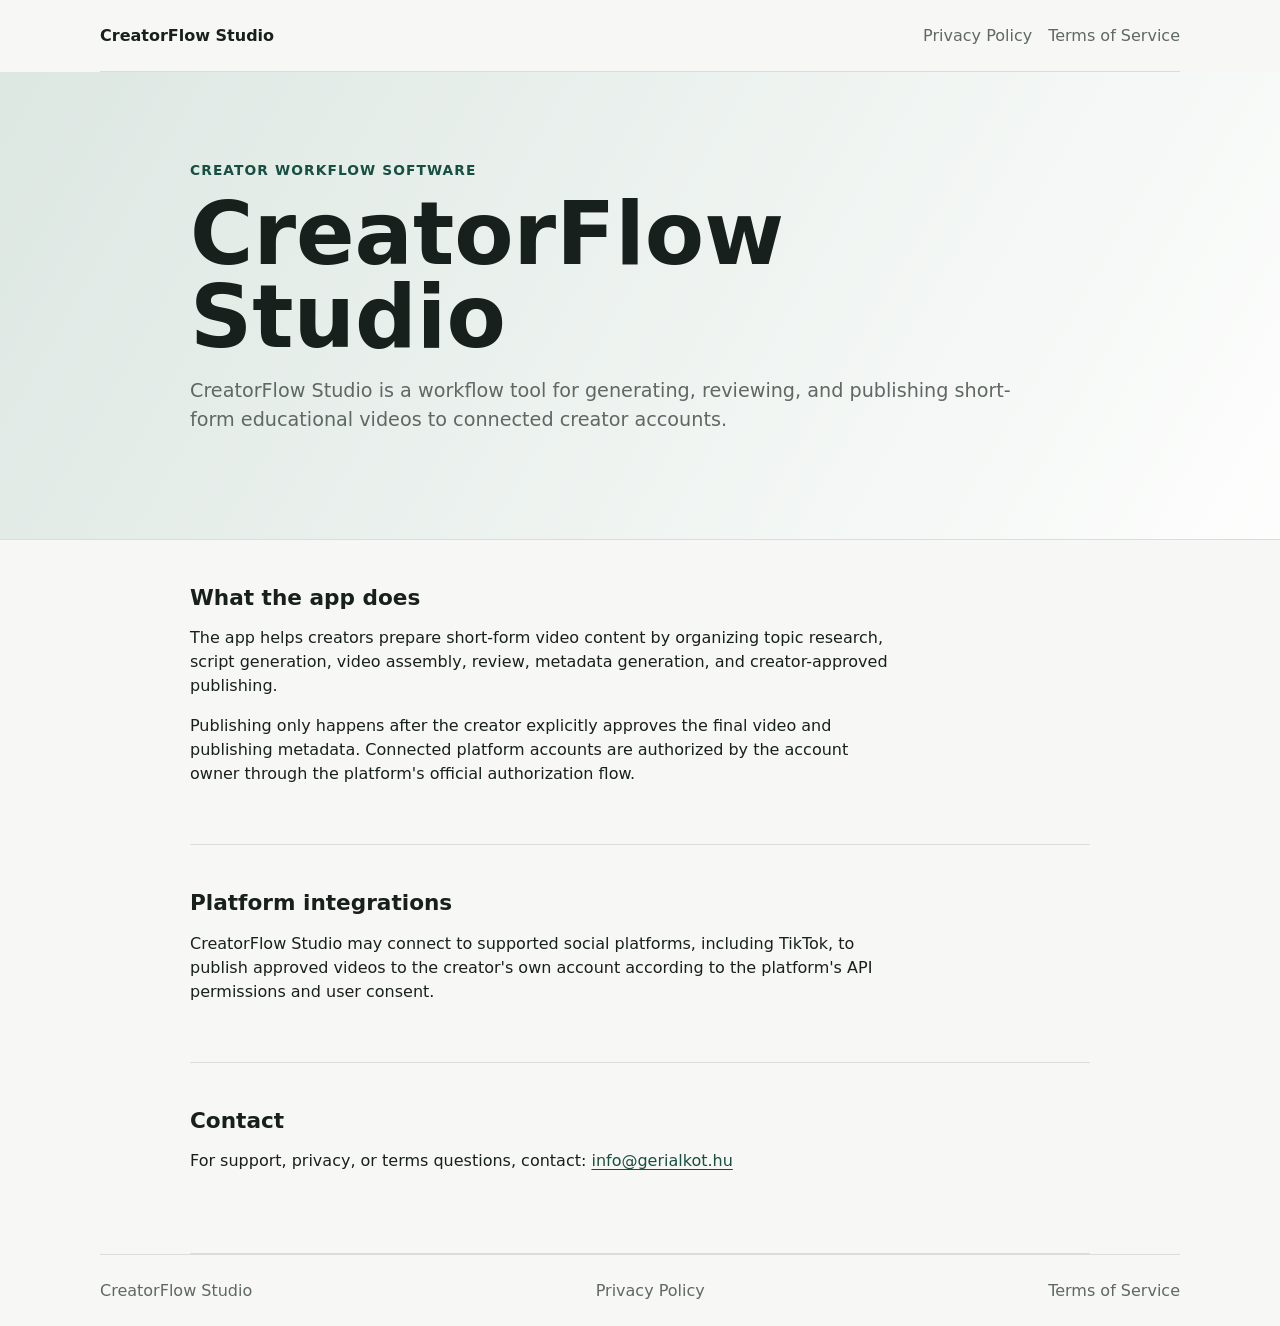
<file: index.html>
<!doctype html>
<html lang="en">
<head>
  <meta charset="utf-8">
  <meta name="viewport" content="width=device-width, initial-scale=1">
  <title>CreatorFlow Studio</title>
  <meta name="description" content="CreatorFlow Studio helps creators generate, review, and publish short-form educational videos.">
  <link rel="stylesheet" href="styles.css">
</head>
<body>
  <header class="site-header">
    <a class="brand" href="index.html">CreatorFlow Studio</a>
    <nav aria-label="Main navigation">
      <a href="privacy.html">Privacy Policy</a>
      <a href="terms.html">Terms of Service</a>
    </nav>
  </header>

  <main>
    <section class="hero">
      <div class="hero-content">
        <p class="eyebrow">Creator workflow software</p>
        <h1>CreatorFlow Studio</h1>
        <p class="lead">
          CreatorFlow Studio is a workflow tool for generating, reviewing, and publishing short-form educational videos to connected creator accounts.
        </p>
      </div>
    </section>

    <section class="section">
      <h2>What the app does</h2>
      <p>
        The app helps creators prepare short-form video content by organizing topic research, script generation, video assembly, review, metadata generation, and creator-approved publishing.
      </p>
      <p>
        Publishing only happens after the creator explicitly approves the final video and publishing metadata. Connected platform accounts are authorized by the account owner through the platform's official authorization flow.
      </p>
    </section>

    <section class="section">
      <h2>Platform integrations</h2>
      <p>
        CreatorFlow Studio may connect to supported social platforms, including TikTok, to publish approved videos to the creator's own account according to the platform's API permissions and user consent.
      </p>
    </section>

    <section class="section contact">
      <h2>Contact</h2>
      <p>
        For support, privacy, or terms questions, contact:
        <a href="mailto:info@gerialkot.hu">info@gerialkot.hu</a>
      </p>
    </section>
  </main>

  <footer class="site-footer">
    <span>CreatorFlow Studio</span>
    <a href="privacy.html">Privacy Policy</a>
    <a href="terms.html">Terms of Service</a>
  </footer>
</body>
</html>
</file>
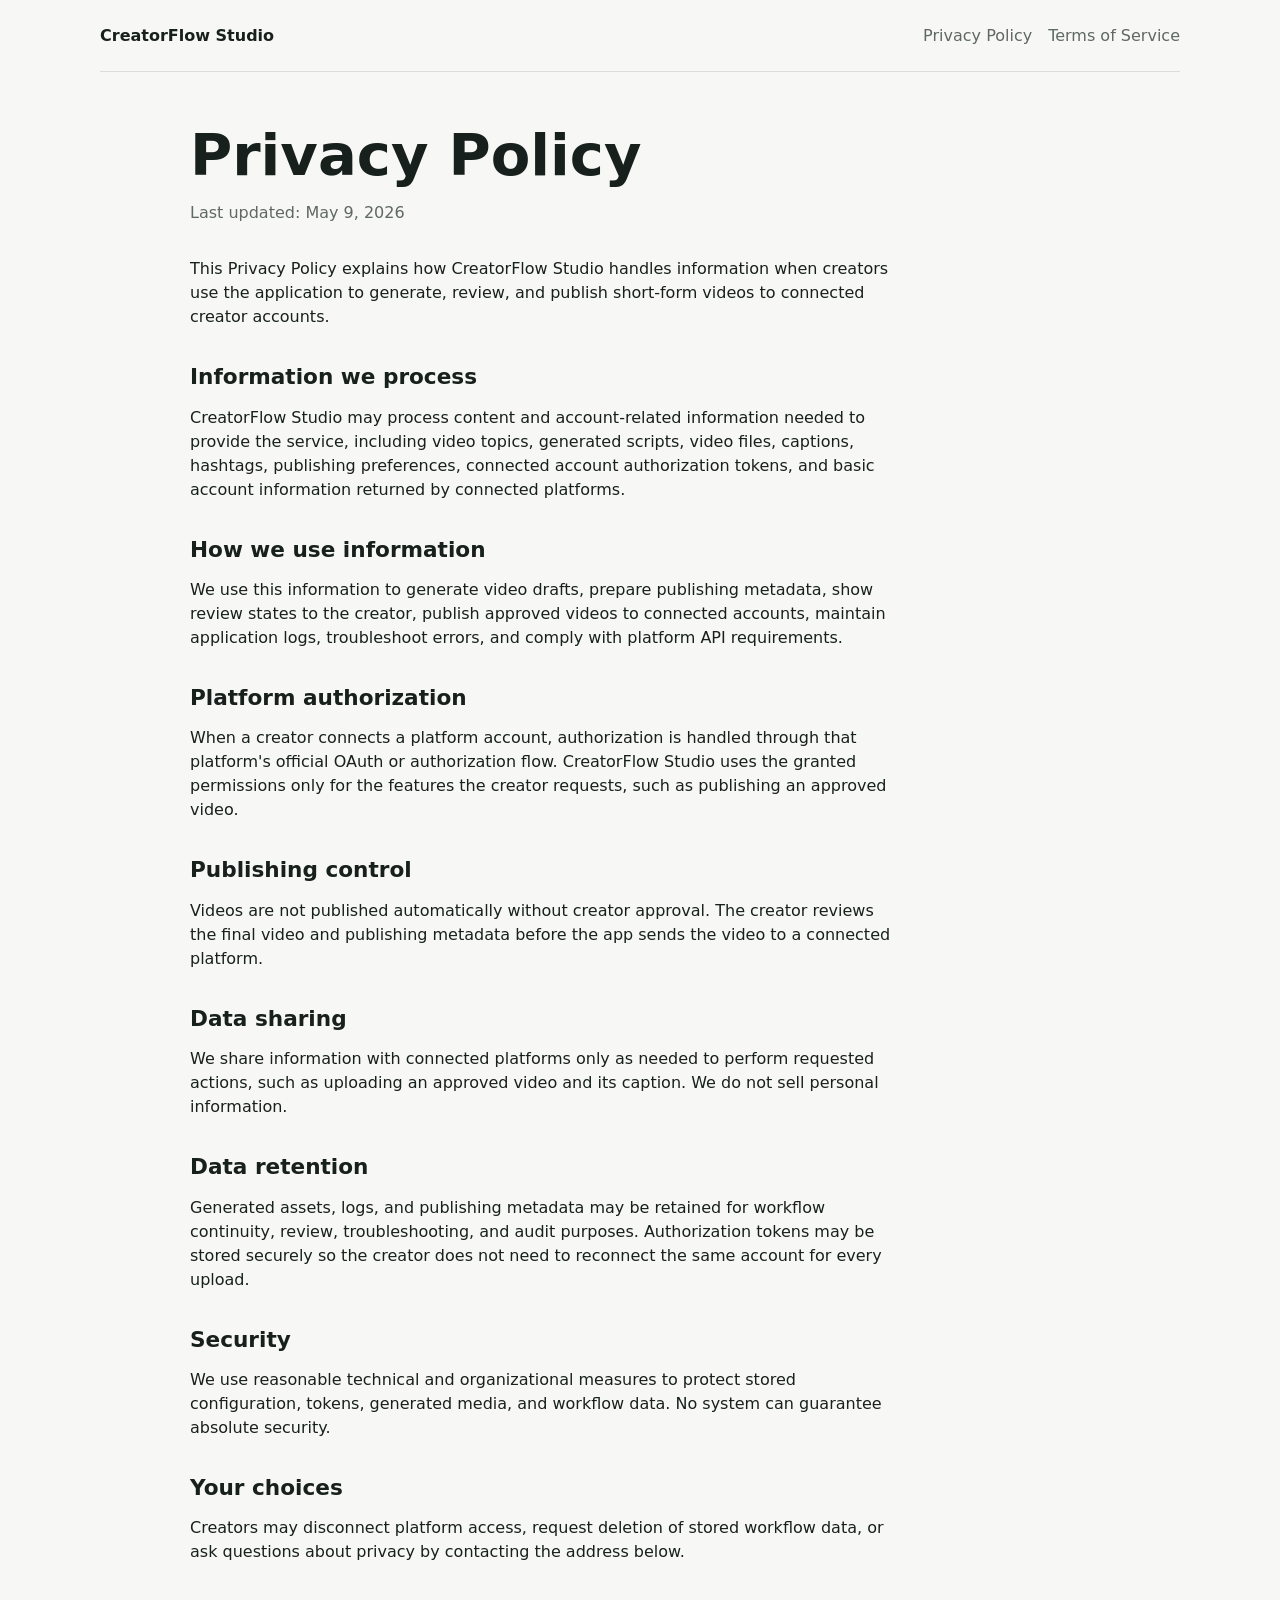
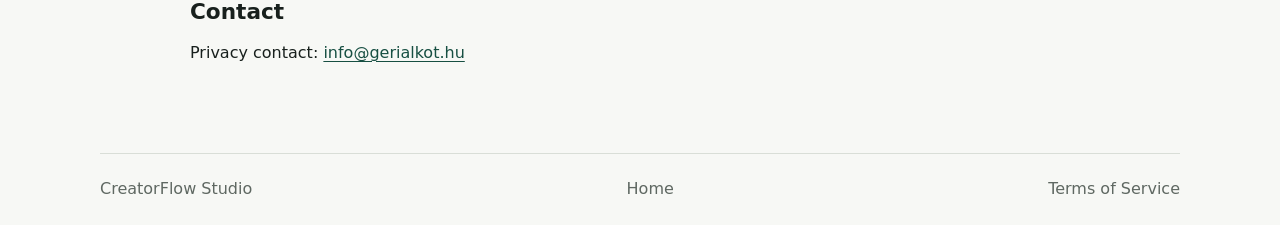
<file: privacy.html>
<!doctype html>
<html lang="en">
<head>
  <meta charset="utf-8">
  <meta name="viewport" content="width=device-width, initial-scale=1">
  <title>Privacy Policy | CreatorFlow Studio</title>
  <meta name="description" content="Privacy Policy for CreatorFlow Studio.">
  <link rel="stylesheet" href="styles.css">
</head>
<body>
  <header class="site-header">
    <a class="brand" href="index.html">CreatorFlow Studio</a>
    <nav aria-label="Main navigation">
      <a href="privacy.html" aria-current="page">Privacy Policy</a>
      <a href="terms.html">Terms of Service</a>
    </nav>
  </header>

  <main class="document">
    <h1>Privacy Policy</h1>
    <p class="updated">Last updated: May 9, 2026</p>

    <p>
      This Privacy Policy explains how CreatorFlow Studio handles information when creators use the application to generate, review, and publish short-form videos to connected creator accounts.
    </p>

    <h2>Information we process</h2>
    <p>
      CreatorFlow Studio may process content and account-related information needed to provide the service, including video topics, generated scripts, video files, captions, hashtags, publishing preferences, connected account authorization tokens, and basic account information returned by connected platforms.
    </p>

    <h2>How we use information</h2>
    <p>
      We use this information to generate video drafts, prepare publishing metadata, show review states to the creator, publish approved videos to connected accounts, maintain application logs, troubleshoot errors, and comply with platform API requirements.
    </p>

    <h2>Platform authorization</h2>
    <p>
      When a creator connects a platform account, authorization is handled through that platform's official OAuth or authorization flow. CreatorFlow Studio uses the granted permissions only for the features the creator requests, such as publishing an approved video.
    </p>

    <h2>Publishing control</h2>
    <p>
      Videos are not published automatically without creator approval. The creator reviews the final video and publishing metadata before the app sends the video to a connected platform.
    </p>

    <h2>Data sharing</h2>
    <p>
      We share information with connected platforms only as needed to perform requested actions, such as uploading an approved video and its caption. We do not sell personal information.
    </p>

    <h2>Data retention</h2>
    <p>
      Generated assets, logs, and publishing metadata may be retained for workflow continuity, review, troubleshooting, and audit purposes. Authorization tokens may be stored securely so the creator does not need to reconnect the same account for every upload.
    </p>

    <h2>Security</h2>
    <p>
      We use reasonable technical and organizational measures to protect stored configuration, tokens, generated media, and workflow data. No system can guarantee absolute security.
    </p>

    <h2>Your choices</h2>
    <p>
      Creators may disconnect platform access, request deletion of stored workflow data, or ask questions about privacy by contacting the address below.
    </p>

    <h2>Contact</h2>
    <p>
      Privacy contact:
      <a href="mailto:info@gerialkot.hu">info@gerialkot.hu</a>
    </p>
  </main>

  <footer class="site-footer">
    <span>CreatorFlow Studio</span>
    <a href="index.html">Home</a>
    <a href="terms.html">Terms of Service</a>
  </footer>
</body>
</html>
</file>
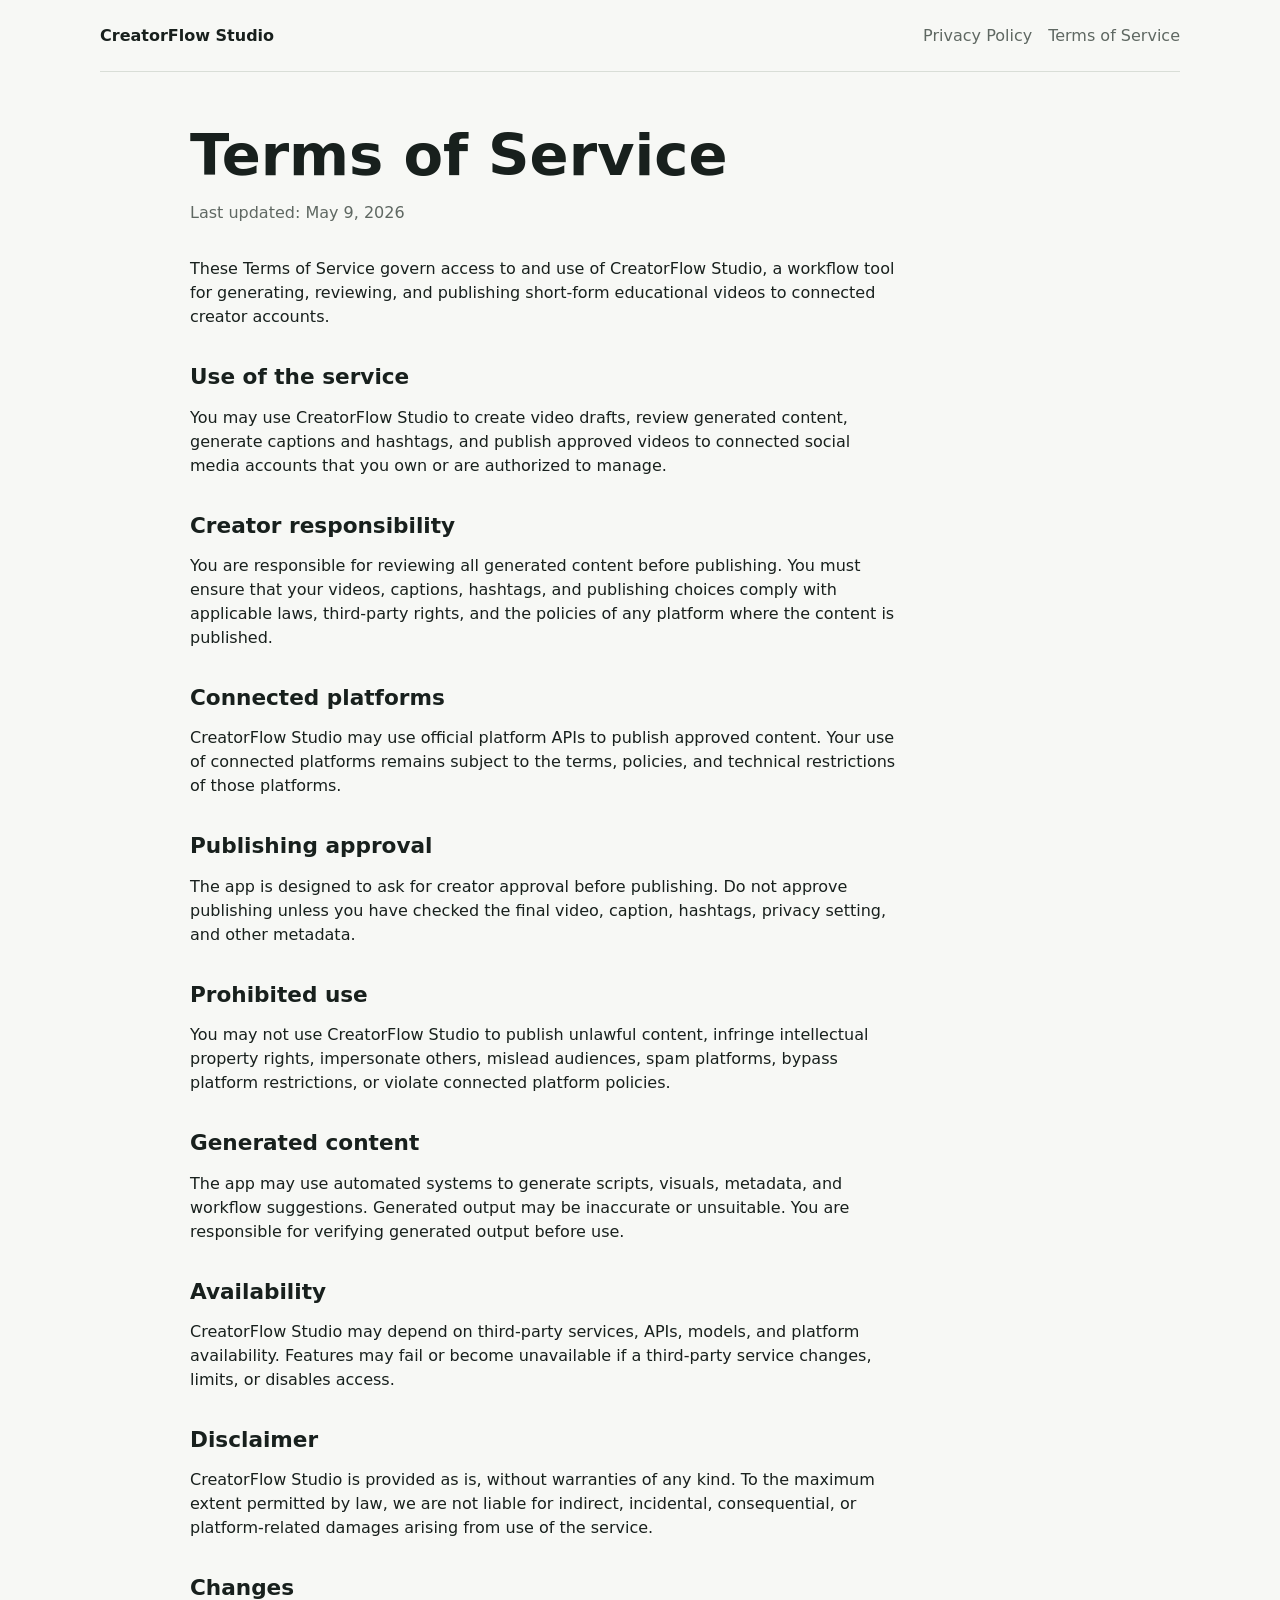
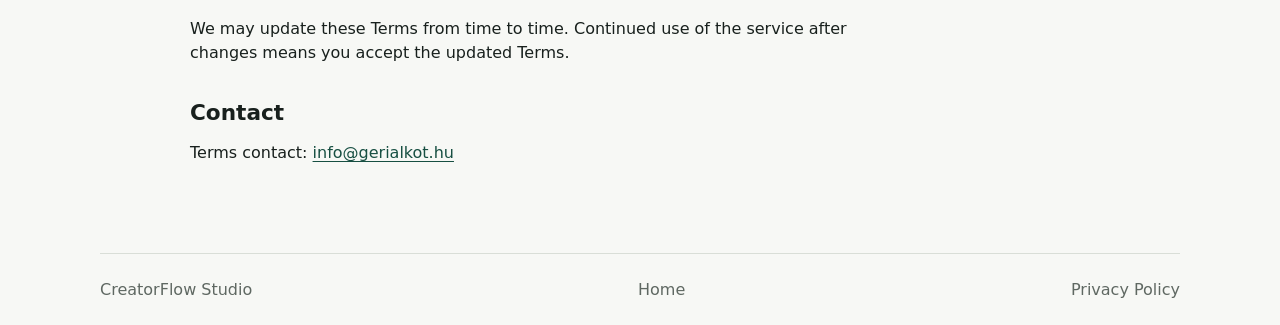
<file: terms.html>
<!doctype html>
<html lang="en">
<head>
  <meta charset="utf-8">
  <meta name="viewport" content="width=device-width, initial-scale=1">
  <title>Terms of Service | CreatorFlow Studio</title>
  <meta name="description" content="Terms of Service for CreatorFlow Studio.">
  <link rel="stylesheet" href="styles.css">
</head>
<body>
  <header class="site-header">
    <a class="brand" href="index.html">CreatorFlow Studio</a>
    <nav aria-label="Main navigation">
      <a href="privacy.html">Privacy Policy</a>
      <a href="terms.html" aria-current="page">Terms of Service</a>
    </nav>
  </header>

  <main class="document">
    <h1>Terms of Service</h1>
    <p class="updated">Last updated: May 9, 2026</p>

    <p>
      These Terms of Service govern access to and use of CreatorFlow Studio, a workflow tool for generating, reviewing, and publishing short-form educational videos to connected creator accounts.
    </p>

    <h2>Use of the service</h2>
    <p>
      You may use CreatorFlow Studio to create video drafts, review generated content, generate captions and hashtags, and publish approved videos to connected social media accounts that you own or are authorized to manage.
    </p>

    <h2>Creator responsibility</h2>
    <p>
      You are responsible for reviewing all generated content before publishing. You must ensure that your videos, captions, hashtags, and publishing choices comply with applicable laws, third-party rights, and the policies of any platform where the content is published.
    </p>

    <h2>Connected platforms</h2>
    <p>
      CreatorFlow Studio may use official platform APIs to publish approved content. Your use of connected platforms remains subject to the terms, policies, and technical restrictions of those platforms.
    </p>

    <h2>Publishing approval</h2>
    <p>
      The app is designed to ask for creator approval before publishing. Do not approve publishing unless you have checked the final video, caption, hashtags, privacy setting, and other metadata.
    </p>

    <h2>Prohibited use</h2>
    <p>
      You may not use CreatorFlow Studio to publish unlawful content, infringe intellectual property rights, impersonate others, mislead audiences, spam platforms, bypass platform restrictions, or violate connected platform policies.
    </p>

    <h2>Generated content</h2>
    <p>
      The app may use automated systems to generate scripts, visuals, metadata, and workflow suggestions. Generated output may be inaccurate or unsuitable. You are responsible for verifying generated output before use.
    </p>

    <h2>Availability</h2>
    <p>
      CreatorFlow Studio may depend on third-party services, APIs, models, and platform availability. Features may fail or become unavailable if a third-party service changes, limits, or disables access.
    </p>

    <h2>Disclaimer</h2>
    <p>
      CreatorFlow Studio is provided as is, without warranties of any kind. To the maximum extent permitted by law, we are not liable for indirect, incidental, consequential, or platform-related damages arising from use of the service.
    </p>

    <h2>Changes</h2>
    <p>
      We may update these Terms from time to time. Continued use of the service after changes means you accept the updated Terms.
    </p>

    <h2>Contact</h2>
    <p>
      Terms contact:
      <a href="mailto:info@gerialkot.hu">info@gerialkot.hu</a>
    </p>
  </main>

  <footer class="site-footer">
    <span>CreatorFlow Studio</span>
    <a href="index.html">Home</a>
    <a href="privacy.html">Privacy Policy</a>
  </footer>
</body>
</html>
</file>
<file: styles.css>
:root {
  color-scheme: light;
  --bg: #f7f8f5;
  --text: #18201d;
  --muted: #5f6862;
  --line: #d9ded7;
  --panel: #ffffff;
  --accent: #1f6f5b;
  --accent-dark: #174f42;
}

* {
  box-sizing: border-box;
}

html {
  font-family: Inter, ui-sans-serif, system-ui, -apple-system, BlinkMacSystemFont, "Segoe UI", sans-serif;
  line-height: 1.5;
  color: var(--text);
  background: var(--bg);
}

body {
  margin: 0;
}

a {
  color: var(--accent-dark);
  text-decoration-thickness: 0.08em;
  text-underline-offset: 0.18em;
}

.site-header,
.site-footer {
  display: flex;
  align-items: center;
  justify-content: space-between;
  gap: 24px;
  width: min(1080px, calc(100% - 32px));
  margin: 0 auto;
}

.site-header {
  min-height: 72px;
  border-bottom: 1px solid var(--line);
}

.brand {
  color: var(--text);
  font-weight: 750;
  text-decoration: none;
}

nav,
.site-footer {
  display: flex;
  flex-wrap: wrap;
  gap: 16px;
}

nav a,
.site-footer a {
  color: var(--muted);
  text-decoration: none;
}

nav a:hover,
.site-footer a:hover {
  color: var(--accent-dark);
  text-decoration: underline;
}

.hero {
  min-height: 52vh;
  display: grid;
  align-items: center;
  border-bottom: 1px solid var(--line);
  background:
    linear-gradient(120deg, rgba(31, 111, 91, 0.12), rgba(255, 255, 255, 0.76)),
    var(--bg);
}

.hero-content,
.section,
.document {
  width: min(900px, calc(100% - 32px));
  margin: 0 auto;
}

.hero-content {
  padding: 80px 0;
}

.eyebrow {
  margin: 0 0 12px;
  color: var(--accent-dark);
  font-size: 0.86rem;
  font-weight: 750;
  text-transform: uppercase;
  letter-spacing: 0.08em;
}

h1 {
  margin: 0 0 18px;
  font-size: clamp(2.4rem, 7vw, 5.4rem);
  line-height: 0.96;
  letter-spacing: 0;
}

h2 {
  margin: 0 0 12px;
  font-size: 1.35rem;
  letter-spacing: 0;
}

p {
  max-width: 70ch;
  margin: 0 0 16px;
}

.lead {
  color: var(--muted);
  font-size: 1.2rem;
}

.section {
  padding: 42px 0;
  border-bottom: 1px solid var(--line);
}

.contact {
  padding-bottom: 64px;
}

.document {
  padding: 56px 0 72px;
}

.document h1 {
  font-size: clamp(2rem, 5vw, 3.6rem);
}

.document h2 {
  margin-top: 32px;
}

.updated {
  color: var(--muted);
  margin-bottom: 32px;
}

.site-footer {
  min-height: 72px;
  color: var(--muted);
  border-top: 1px solid var(--line);
}

@media (max-width: 640px) {
  .site-header,
  .site-footer {
    align-items: flex-start;
    flex-direction: column;
    justify-content: center;
    padding: 18px 0;
  }

  .hero-content {
    padding: 64px 0;
  }
}
</file>
